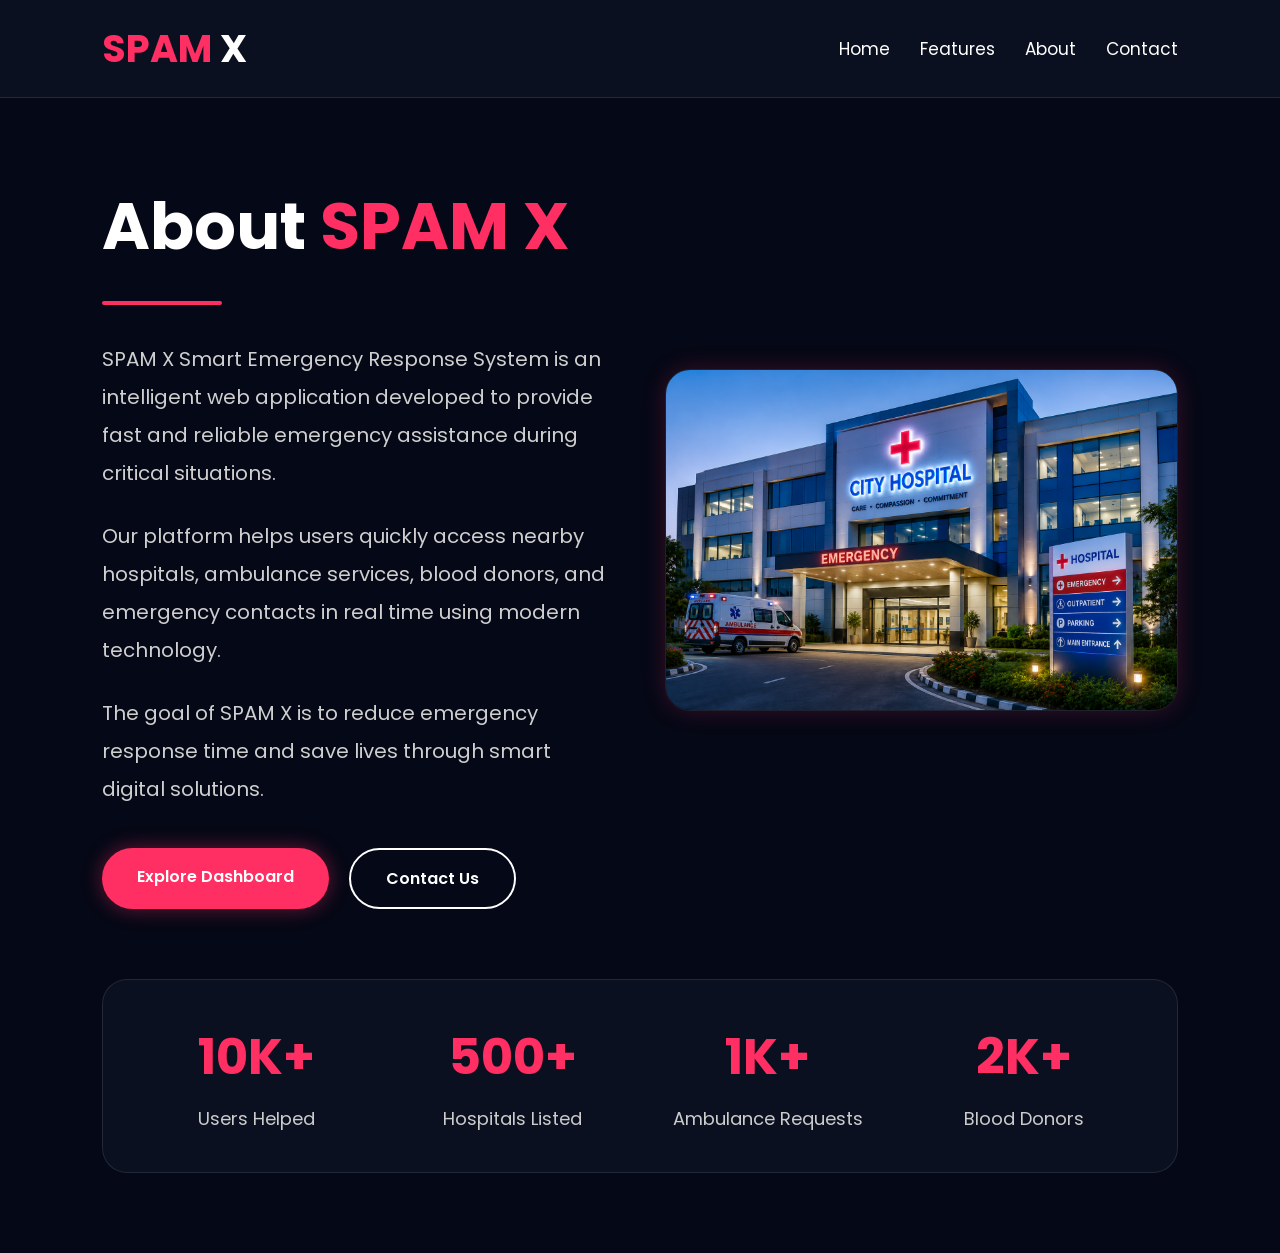
<file: frontend/about.html>
<!DOCTYPE html>
<html lang="en">
<head>

    <meta charset="UTF-8">
    <meta name="viewport" content="width=device-width, initial-scale=1.0">

    <title>About SPAM X</title>

    <!-- Google Font -->
    <link href="https://fonts.googleapis.com/css2?family=Poppins:wght@300;400;500;600;700&display=swap" rel="stylesheet">

    <style>

        *{
            margin:0;
            padding:0;
            box-sizing:border-box;
            font-family:'Poppins', sans-serif;
        }

        body{
            background:#050816;
            color:white;
        }

        /* Navbar */

        nav{
            width:100%;
            padding:20px 8%;
            display:flex;
            justify-content:space-between;
            align-items:center;
            background:#0b1020;
            border-bottom:1px solid rgba(255,255,255,0.1);
        }

        .logo{
            font-size:38px;
            font-weight:700;
            color:#ff2e63;
        }

        .logo span{
            color:white;
        }

        nav ul{
            display:flex;
            list-style:none;
            gap:30px;
        }

        nav ul li a{
            text-decoration:none;
            color:white;
            font-size:17px;
            transition:0.3s;
        }

        nav ul li a:hover{
            color:#ff2e63;
        }

        /* About Section */

        .about-section{
            padding:80px 8%;
        }

        .about-container{
            display:flex;
            justify-content:space-between;
            align-items:center;
            gap:50px;
            flex-wrap:wrap;
        }

        .about-text{
            flex:1;
        }

        .about-text h1{
            font-size:65px;
            margin-bottom:25px;
        }

        .about-text h1 span{
            color:#ff2e63;
        }

        .line{
            width:120px;
            height:4px;
            background:#ff2e63;
            margin-bottom:35px;
            border-radius:10px;
        }

        .about-text p{
            color:#cfcfcf;
            font-size:20px;
            line-height:38px;
            margin-bottom:25px;
        }

        /* Buttons */

        .buttons{
            margin-top:40px;
            display:flex;
            gap:20px;
            flex-wrap:wrap;
        }

        .btn{
            display:inline-block;
            padding:16px 35px;
            border-radius:50px;
            text-decoration:none;
            font-weight:600;
            transition:0.3s;
        }

        .dashboard-btn{
            background:#ff2e63;
            color:white;
            box-shadow:0 0 20px rgba(255,46,99,0.4);
        }

        .contact-btn{
            border:2px solid white;
            color:white;
        }

        .btn:hover{
            transform:translateY(-5px);
        }

        .dashboard-btn:hover{
            background:white;
            color:#ff2e63;
        }

        .contact-btn:hover{
            background:white;
            color:#050816;
        }

        /* Image */

        .about-image{
            flex:1;
            text-align:center;
        }

        .about-image img{
            width:100%;
            max-width:700px;
            border-radius:25px;
            border:1px solid rgba(255,255,255,0.1);
            box-shadow:0 0 25px rgba(255,46,99,0.2);
        }

        /* Stats Section */

        .stats{
            margin-top:70px;
            background:#0b1020;
            border:1px solid rgba(255,255,255,0.1);
            border-radius:25px;
            padding:40px;
            display:grid;
            grid-template-columns:repeat(auto-fit,minmax(220px,1fr));
            gap:30px;
            text-align:center;
        }

        .stat-box h2{
            font-size:50px;
            color:#ff2e63;
            margin-bottom:10px;
        }

        .stat-box p{
            color:#ccc;
            font-size:18px;
        }

        /* Responsive */

        @media(max-width:900px){

            .about-container{
                flex-direction:column;
                text-align:center;
            }

            .about-text h1{
                font-size:45px;
            }

            .line{
                margin:auto;
                margin-bottom:30px;
            }

            nav{
                flex-direction:column;
                gap:20px;
            }

        }

    </style>

</head>

<body>

    <!-- Navbar -->

    <nav>

        <div class="logo">
            SPAM <span>X</span>
        </div>

        <ul>

            <li><a href="index.html">Home</a></li>
            <li><a href="features.html">Features</a></li>
            <li><a href="about.html">About</a></li>
            <li><a href="contact.html">Contact</a></li>

        </ul>

    </nav>

    <!-- About Section -->

    <section class="about-section">

        <div class="about-container">

            <!-- Left Content -->

            <div class="about-text">

                <h1>
                    About <span>SPAM X</span>
                </h1>

                <div class="line"></div>

                <p>

                    SPAM X Smart Emergency Response System is an intelligent
                    web application developed to provide fast and reliable
                    emergency assistance during critical situations.

                </p>

                <p>

                    Our platform helps users quickly access nearby hospitals,
                    ambulance services, blood donors, and emergency contacts
                    in real time using modern technology.

                </p>

                <p>

                    The goal of SPAM X is to reduce emergency response time
                    and save lives through smart digital solutions.

                </p>

                <!-- Buttons -->

                <div class="buttons">

                    <a href="dashboard.html" class="btn dashboard-btn">
                        Explore Dashboard
                    </a>

                    <a href="contact.html" class="btn contact-btn">
                        Contact Us
                    </a>

                </div>

            </div>

            <!-- Right Image -->

            <div class="about-image">

               <img src=".\images\hospital.png" alt="hospital">
               

            </div>

        </div>

        <!-- Stats -->

        <div class="stats">

            <div class="stat-box">

                <h2>10K+</h2>

                <p>Users Helped</p>

            </div>

            <div class="stat-box">

                <h2>500+</h2>

                <p>Hospitals Listed</p>

            </div>

            <div class="stat-box">

                <h2>1K+</h2>

                <p>Ambulance Requests</p>

            </div>

            <div class="stat-box">

                <h2>2K+</h2>

                <p>Blood Donors</p>

            </div>

        </div>

    </section>

</body>
</html>
</file>
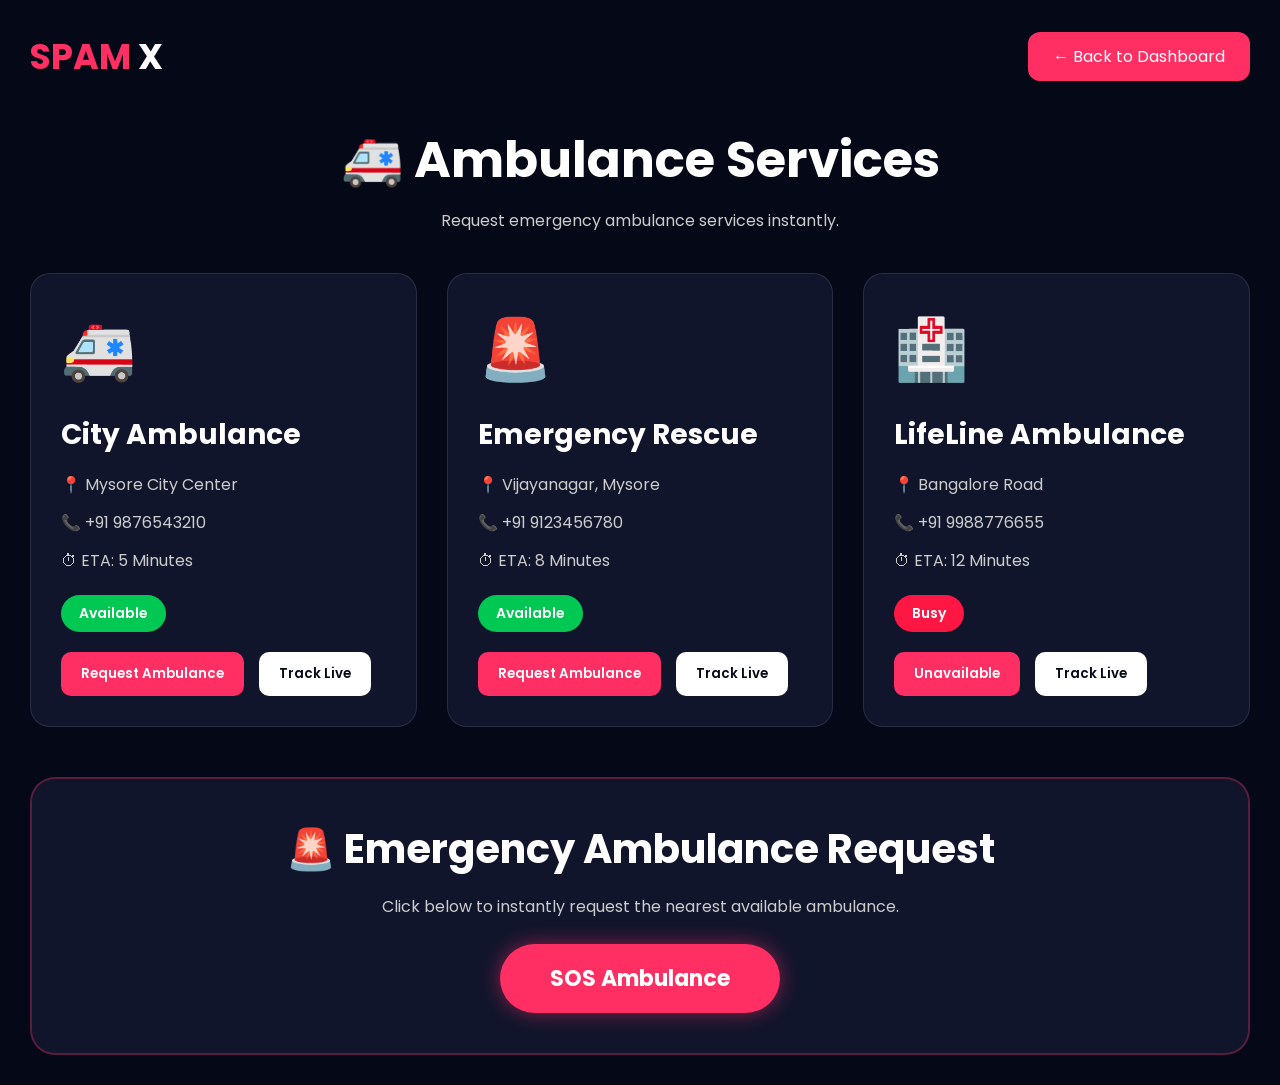
<file: frontend/ambulance.html>
<!DOCTYPE html>
<html lang="en">
<head>

    <meta charset="UTF-8">
    <meta name="viewport" content="width=device-width, initial-scale=1.0">

    <title>Ambulance Service - SPAM X</title>

    <!-- Google Font -->
    <link href="https://fonts.googleapis.com/css2?family=Poppins:wght@300;400;500;600;700&display=swap" rel="stylesheet">

    <style>

        *{
            margin:0;
            padding:0;
            box-sizing:border-box;
            font-family:'Poppins', sans-serif;
        }

        body{
            background:#050816;
            color:white;
            padding:30px;
        }

        /* Header */

        .header{
            display:flex;
            justify-content:space-between;
            align-items:center;
            margin-bottom:40px;
        }

        .logo{
            font-size:35px;
            font-weight:700;
            color:#ff2e63;
        }

        .logo span{
            color:white;
        }

        .back-btn{
            text-decoration:none;
            background:#ff2e63;
            color:white;
            padding:12px 25px;
            border-radius:12px;
            transition:0.3s;
        }

        .back-btn:hover{
            background:white;
            color:#ff2e63;
        }

        /* Title */

        .title{
            text-align:center;
            margin-bottom:40px;
        }

        .title h1{
            font-size:50px;
            margin-bottom:10px;
        }

        .title p{
            color:#ccc;
        }

        /* Ambulance Container */

        .ambulance-container{
            display:grid;
            grid-template-columns:repeat(auto-fit,minmax(320px,1fr));
            gap:30px;
        }

        .ambulance-card{
            background:#11152c;
            padding:30px;
            border-radius:20px;
            border:1px solid rgba(255,255,255,0.1);
            transition:0.3s;
        }

        .ambulance-card:hover{
            transform:translateY(-10px);
            border-color:#ff2e63;
            box-shadow:0 0 20px rgba(255,46,99,0.3);
        }

        .ambulance-icon{
            font-size:60px;
            margin-bottom:20px;
        }

        .ambulance-card h2{
            margin-bottom:15px;
            font-size:28px;
        }

        .ambulance-card p{
            color:#ccc;
            line-height:28px;
            margin-bottom:10px;
        }

        /* Status */

        .status{
            display:inline-block;
            padding:8px 18px;
            border-radius:20px;
            font-size:14px;
            font-weight:600;
            margin-top:10px;
        }

        .available{
            background:#00c853;
        }

        .busy{
            background:#ff1744;
        }

        /* Buttons */

        .btn-group{
            margin-top:20px;
            display:flex;
            gap:15px;
            flex-wrap:wrap;
        }

        .btn{
            text-decoration:none;
            padding:12px 20px;
            border-radius:10px;
            font-weight:600;
            transition:0.3s;
            border:none;
            cursor:pointer;
        }

        .request-btn{
            background:#ff2e63;
            color:white;
        }

        .track-btn{
            background:white;
            color:#050816;
        }

        .btn:hover{
            transform:scale(1.05);
        }

        /* Emergency Section */

        .emergency-box{
            margin-top:50px;
            background:#11152c;
            padding:40px;
            border-radius:25px;
            text-align:center;
            border:2px solid rgba(255,46,99,0.3);
        }

        .emergency-box h2{
            font-size:40px;
            margin-bottom:15px;
        }

        .emergency-box p{
            color:#ccc;
            margin-bottom:25px;
        }

        .emergency-btn{
            padding:18px 50px;
            border:none;
            border-radius:50px;
            background:#ff2e63;
            color:white;
            font-size:22px;
            font-weight:700;
            cursor:pointer;
            transition:0.3s;
            box-shadow:0 0 20px rgba(255,46,99,0.5);
            animation:pulse 1.5s infinite;
        }

        .emergency-btn:hover{
            background:white;
            color:#ff2e63;
        }

        @keyframes pulse{

            0%{
                transform:scale(1);
            }

            50%{
                transform:scale(1.05);
            }

            100%{
                transform:scale(1);
            }

        }

        /* Responsive */

        @media(max-width:700px){

            .title h1{
                font-size:35px;
            }

            .header{
                flex-direction:column;
                gap:20px;
            }

        }

    </style>

</head>

<body>

    <!-- Header -->

    <div class="header">

        <div class="logo">
            SPAM <span>X</span>
        </div>

        <a href="dashboard.html" class="back-btn">
            ← Back to Dashboard
        </a>

    </div>

    <!-- Title -->

    <div class="title">

        <h1>🚑 Ambulance Services</h1>

        <p>
            Request emergency ambulance services instantly.
        </p>

    </div>

    <!-- Ambulance Cards -->

    <div class="ambulance-container">

        <!-- Card 1 -->

        <div class="ambulance-card">

            <div class="ambulance-icon">🚑</div>

            <h2>City Ambulance</h2>

            <p>📍 Mysore City Center</p>

            <p>📞 +91 9876543210</p>

            <p>⏱ ETA: 5 Minutes</p>

            <span class="status available">
                Available
            </span>

            <div class="btn-group">

                <button class="btn request-btn" onclick="requestAmbulance()">
                    Request Ambulance
                </button>

                <button class="btn track-btn">
                    Track Live
                </button>

            </div>

        </div>

        <!-- Card 2 -->

        <div class="ambulance-card">

            <div class="ambulance-icon">🚨</div>

            <h2>Emergency Rescue</h2>

            <p>📍 Vijayanagar, Mysore</p>

            <p>📞 +91 9123456780</p>

            <p>⏱ ETA: 8 Minutes</p>

            <span class="status available">
                Available
            </span>

            <div class="btn-group">

                <button class="btn request-btn" onclick="requestAmbulance()">
                    Request Ambulance
                </button>

                <button class="btn track-btn">
                    Track Live
                </button>

            </div>

        </div>

        <!-- Card 3 -->

        <div class="ambulance-card">

            <div class="ambulance-icon">🏥</div>

            <h2>LifeLine Ambulance</h2>

            <p>📍 Bangalore Road</p>

            <p>📞 +91 9988776655</p>

            <p>⏱ ETA: 12 Minutes</p>

            <span class="status busy">
                Busy
            </span>

            <div class="btn-group">

                <button class="btn request-btn">
                    Unavailable
                </button>

                <button class="btn track-btn">
                    Track Live
                </button>

            </div>

        </div>

    </div>

    <!-- Emergency Section -->

    <div class="emergency-box">

        <h2>🚨 Emergency Ambulance Request</h2>

        <p>
            Click below to instantly request the nearest available ambulance.
        </p>

        <button class="emergency-btn" onclick="emergencyAlert()">
            SOS Ambulance
        </button>

    </div>

    <!-- JavaScript -->

    <script>

        function requestAmbulance(){

            alert("🚑 Ambulance Request Sent Successfully!");

        }

        function emergencyAlert(){

            alert("🚨 Emergency SOS Alert Activated!");

        }

    </script>

</body>
</html>
</file>
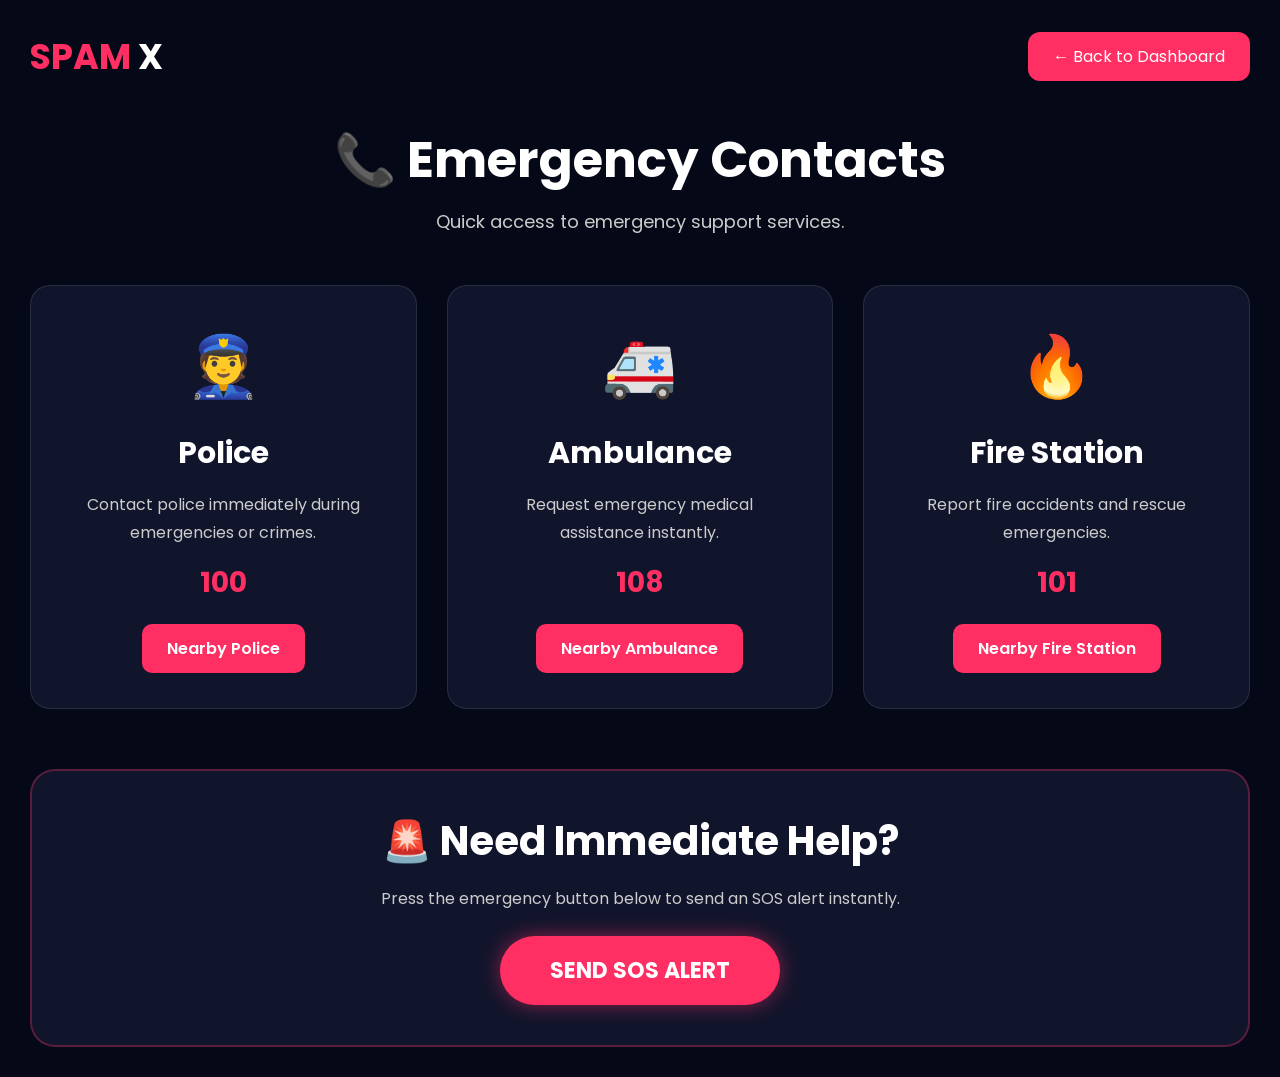
<file: frontend/contact.html>
<!DOCTYPE html>
<html lang="en">
<head>

    <meta charset="UTF-8">
    <meta name="viewport" content="width=device-width, initial-scale=1.0">

    <title>Emergency Contacts - SPAM X</title>

    <!-- Google Font -->
    <link href="https://fonts.googleapis.com/css2?family=Poppins:wght@300;400;500;600;700&display=swap" rel="stylesheet">

    <style>

        *{
            margin:0;
            padding:0;
            box-sizing:border-box;
            font-family:'Poppins', sans-serif;
        }

        body{
            background:#050816;
            color:white;
            padding:30px;
        }

        /* Header */

        .header{
            display:flex;
            justify-content:space-between;
            align-items:center;
            margin-bottom:40px;
        }

        .logo{
            font-size:35px;
            font-weight:700;
            color:#ff2e63;
        }

        .logo span{
            color:white;
        }

        .back-btn{
            text-decoration:none;
            background:#ff2e63;
            color:white;
            padding:12px 25px;
            border-radius:12px;
            transition:0.3s;
        }

        .back-btn:hover{
            background:white;
            color:#ff2e63;
        }

        /* Title */

        .title{
            text-align:center;
            margin-bottom:50px;
        }

        .title h1{
            font-size:50px;
            margin-bottom:10px;
        }

        .title p{
            color:#ccc;
            font-size:18px;
        }

        /* Contact Container */

        .contact-container{
            display:grid;
            grid-template-columns:repeat(auto-fit,minmax(300px,1fr));
            gap:30px;
        }

        .contact-card{
            background:#11152c;
            padding:35px;
            border-radius:20px;
            border:1px solid rgba(255,255,255,0.1);
            transition:0.3s;
            text-align:center;
        }

        .contact-card:hover{
            transform:translateY(-10px);
            border-color:#ff2e63;
            box-shadow:0 0 20px rgba(255,46,99,0.3);
        }

        .contact-icon{
            font-size:60px;
            margin-bottom:20px;
        }

        .contact-card h2{
            font-size:30px;
            margin-bottom:15px;
        }

        .contact-card p{
            color:#ccc;
            margin-bottom:10px;
            line-height:28px;
        }

        .number{
            font-size:28px;
            color:#ff2e63;
            font-weight:700;
            margin-top:15px;
        }

        /* Buttons */

        .btn{
            display:inline-block;
            margin-top:20px;
            padding:12px 25px;
            background:#ff2e63;
            color:white;
            text-decoration:none;
            border-radius:10px;
            font-weight:600;
            transition:0.3s;
        }

        .btn:hover{
            background:white;
            color:#ff2e63;
            transform:scale(1.05);
        }

        /* Emergency Help Box */

        .help-box{
            margin-top:60px;
            background:#11152c;
            padding:40px;
            border-radius:25px;
            text-align:center;
            border:2px solid rgba(255,46,99,0.3);
        }

        .help-box h2{
            font-size:40px;
            margin-bottom:15px;
        }

        .help-box p{
            color:#ccc;
            margin-bottom:25px;
        }

        .help-btn{
            padding:18px 50px;
            border:none;
            border-radius:50px;
            background:#ff2e63;
            color:white;
            font-size:22px;
            font-weight:700;
            cursor:pointer;
            transition:0.3s;
            box-shadow:0 0 20px rgba(255,46,99,0.5);
            animation:pulse 1.5s infinite;
        }

        .help-btn:hover{
            background:white;
            color:#ff2e63;
        }

        @keyframes pulse{

            0%{
                transform:scale(1);
            }

            50%{
                transform:scale(1.05);
            }

            100%{
                transform:scale(1);
            }

        }

        /* Responsive */

        @media(max-width:700px){

            .title h1{
                font-size:35px;
            }

            .header{
                flex-direction:column;
                gap:20px;
            }

        }

    </style>

</head>

<body>

    <!-- Header -->

    <div class="header">

        <div class="logo">
            SPAM <span>X</span>
        </div>

        <a href="dashboard.html" class="back-btn">
            ← Back to Dashboard
        </a>

    </div>

    <!-- Title -->

    <div class="title">

        <h1>📞 Emergency Contacts</h1>

        <p>
            Quick access to emergency support services.
        </p>

    </div>


    <!-- Contact Cards -->


    <div class="contact-container">

        <!-- Police -->

        <div class="contact-card">

            <div class="contact-icon">👮</div>

            <h2>Police</h2>

            <p>
                Contact police immediately during emergencies or crimes.
            </p>

            <div class="number">
                100
            </div>

            <a href="https://www.google.com/maps/search/nearby+police+station/" target="_blank" class="btn">

            Nearby Police

            </a>

        </div>

        <!-- Ambulance -->

        <div class="contact-card">

            <div class="contact-icon">🚑</div>

            <h2>Ambulance</h2>

            <p>
                Request emergency medical assistance instantly.
            </p>

            <div class="number">
                108
            </div>

            <a href="https://www.google.com/maps/search/nearby+ambulance+service/" target="_blank" class="btn">

             Nearby Ambulance

            </a>

        </div>

        <!-- Fire Station -->

        <div class="contact-card">

            <div class="contact-icon">🔥</div>

            <h2>Fire Station</h2>

            <p>
                Report fire accidents and rescue emergencies.
            </p>

            <div class="number">
                101
            </div>

            <a href="https://www.google.com/maps/search/nearby+fire+station/" target="_blank" class="btn">
                Nearby Fire Station
            </a>

        </div>

    </div>

    <!-- Emergency Help Box -->

    <div class="help-box">

        <h2>🚨 Need Immediate Help?</h2>

        <p>
            Press the emergency button below to send an SOS alert instantly.
        </p>

        <button class="help-btn" onclick="sendSOS()">
            SEND SOS ALERT
        </button>

    </div>

    <!-- JavaScript -->

    <script>

        function sendSOS(){

            alert("🚨 SOS Alert Sent Successfully!");

        }

    </script>

</body>
</html>
</file>
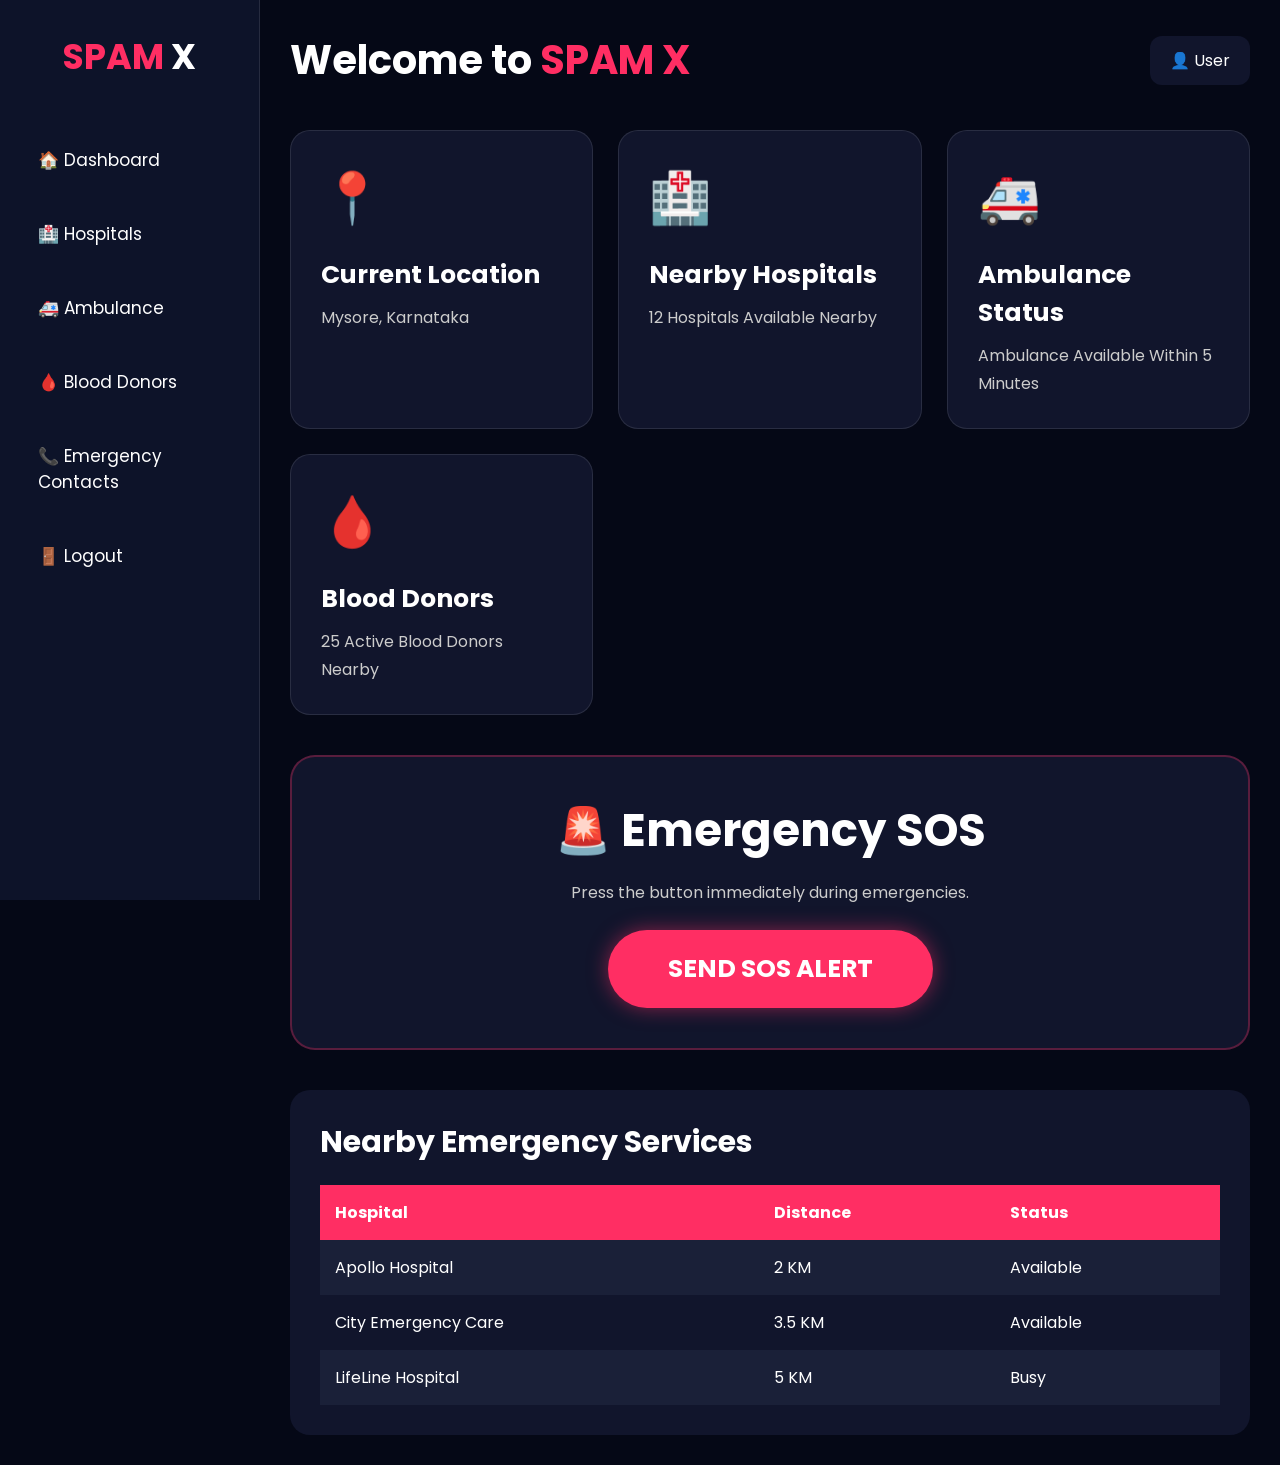
<file: frontend/dashboard.html>
<!DOCTYPE html>
<html lang="en">
<head>

    <meta charset="UTF-8">
    <meta name="viewport" content="width=device-width, initial-scale=1.0">

    <title>SPAM X Dashboard</title>

    <!-- Google Font -->
    <link href="https://fonts.googleapis.com/css2?family=Poppins:wght@300;400;500;600;700&display=swap" rel="stylesheet">

    <style>

        *{
            margin:0;
            padding:0;
            box-sizing:border-box;
            font-family:'Poppins', sans-serif;
        }

        body{
            background:#050816;
            color:white;
            display:flex;
        }

        /* Sidebar */

        .sidebar{
            width:260px;
            height:100vh;
            background:#0d1329;
            padding:30px 20px;
            position:fixed;
            left:0;
            top:0;
            border-right:1px solid rgba(255,255,255,0.1);
        }

        .logo{
            text-align:center;
            font-size:35px;
            font-weight:700;
            color:#ff2e63;
            margin-bottom:50px;
        }

        .logo span{
            color:white;
        }

        .menu{
            list-style:none;
        }

        .menu li{
            margin:20px 0;
        }

        .menu li a{
            text-decoration:none;
            color:white;
            padding:14px 18px;
            display:block;
            border-radius:12px;
            transition:0.3s;
            font-size:17px;
        }

        .menu li a:hover{
            background:#ff2e63;
        }

        /* Main Content */

        .main-content{
            margin-left:260px;
            width:100%;
            padding:30px;
        }

        .top-bar{
            display:flex;
            justify-content:space-between;
            align-items:center;
            margin-bottom:40px;
        }

        .top-bar h1{
            font-size:40px;
        }

        .top-bar span{
            color:#ff2e63;
        }

        .profile{
            background:#11152c;
            padding:12px 20px;
            border-radius:12px;
        }

        /* Cards */

        .card-container{
            display:grid;
            grid-template-columns:repeat(auto-fit,minmax(250px,1fr));
            gap:25px;
            margin-bottom:40px;
        }

        .card{
            background:#11152c;
            padding:30px;
            border-radius:20px;
            border:1px solid rgba(255,255,255,0.1);
            transition:0.3s;
        }

        .card:hover{
            transform:translateY(-8px);
            border-color:#ff2e63;
            box-shadow:0 0 20px rgba(255,46,99,0.3);
        }

        .card-icon{
            font-size:50px;
            margin-bottom:20px;
        }

        .card h2{
            margin-bottom:10px;
            font-size:25px;
        }

        .card p{
            color:#ccc;
            line-height:28px;
        }

        /* SOS Section */

        .sos-section{
            background:#11152c;
            padding:40px;
            border-radius:25px;
            text-align:center;
            border:2px solid rgba(255,46,99,0.3);
            margin-bottom:40px;
        }

        .sos-section h2{
            font-size:45px;
            margin-bottom:15px;
        }

        .sos-section p{
            color:#ccc;
            margin-bottom:25px;
        }

        .sos-btn{
            padding:20px 60px;
            border:none;
            border-radius:50px;
            background:#ff2e63;
            color:white;
            font-size:25px;
            font-weight:700;
            cursor:pointer;
            transition:0.3s;
            box-shadow:0 0 20px rgba(255,46,99,0.5);
            animation:pulse 1.5s infinite;
        }

        .sos-btn:hover{
            background:white;
            color:#ff2e63;
        }

        @keyframes pulse{

            0%{
                transform:scale(1);
            }

            50%{
                transform:scale(1.05);
            }

            100%{
                transform:scale(1);
            }

        }

        /* Table */

        .table-section{
            background:#11152c;
            padding:30px;
            border-radius:20px;
        }

        .table-section h2{
            margin-bottom:20px;
            font-size:30px;
        }

        table{
            width:100%;
            border-collapse:collapse;
        }

        table th,
        table td{
            padding:15px;
            text-align:left;
        }

        table th{
            background:#ff2e63;
        }

        table tr:nth-child(even){
            background:#1a2038;
        }

        /* Responsive */

        @media(max-width:900px){

            body{
                flex-direction:column;
            }

            .sidebar{
                width:100%;
                height:auto;
                position:relative;
            }

            .main-content{
                margin-left:0;
            }

        }

    </style>

</head>

<body>

    <!-- Sidebar -->

    <div class="sidebar">

        <div class="logo">
            SPAM <span>X</span>
        </div>

        <ul class="menu">

            <li><a href="dashboard.html">🏠 Dashboard</a></li>

            <li><a href="hospitals.html">🏥 Hospitals</a></li>

            <li><a href="ambulance.html">🚑 Ambulance</a></li>

            <li><a href="donors.html">🩸 Blood Donors</a></li>

            <li><a href="contact.html">📞 Emergency Contacts</a></li>

            <li><a href="login.html">🚪 Logout</a></li>

        </ul>

    </div>

    <!-- Main Content -->

    <div class="main-content">

        <!-- Top Bar -->

        <div class="top-bar">

            <h1>
                Welcome to <span>SPAM X</span>
            </h1>

            <div class="profile">
                👤 User
            </div>

        </div>

        <!-- Cards -->

        <div class="card-container">

            <div class="card">

                <div class="card-icon">📍</div>

                <h2>Current Location</h2>

                <p>
                    Mysore, Karnataka
                </p>

            </div>

            <div class="card">

                <div class="card-icon">🏥</div>

                <h2>Nearby Hospitals</h2>

                <p>
                    12 Hospitals Available Nearby
                </p>

            </div>

            <div class="card">

                <div class="card-icon">🚑</div>

                <h2>Ambulance Status</h2>

                <p>
                    Ambulance Available Within 5 Minutes
                </p>

            </div>

            <div class="card">

                <div class="card-icon">🩸</div>

                <h2>Blood Donors</h2>

                <p>
                    25 Active Blood Donors Nearby
                </p>

            </div>

        </div>

        <!-- SOS Section -->

        <div class="sos-section">

            <h2>🚨 Emergency SOS</h2>

            <p>
                Press the button immediately during emergencies.
            </p>

            <button class="sos-btn" onclick="sendSOS()">
                SEND SOS ALERT
            </button>

        </div>

        <!-- Emergency Table -->

        <div class="table-section">

            <h2>Nearby Emergency Services</h2>

            <table>

                <tr>
                    <th>Hospital</th>
                    <th>Distance</th>
                    <th>Status</th>
                </tr>

                <tr>
                    <td>Apollo Hospital</td>
                    <td>2 KM</td>
                    <td>Available</td>
                </tr>

                <tr>
                    <td>City Emergency Care</td>
                    <td>3.5 KM</td>
                    <td>Available</td>
                </tr>

                <tr>
                    <td>LifeLine Hospital</td>
                    <td>5 KM</td>
                    <td>Busy</td>
                </tr>

            </table>

        </div>

    </div>

    <!-- JavaScript -->

    <script>

        function sendSOS(){

            alert("🚨 SOS Alert Sent Successfully!");

        }

    </script>

</body>
</html>
</file>
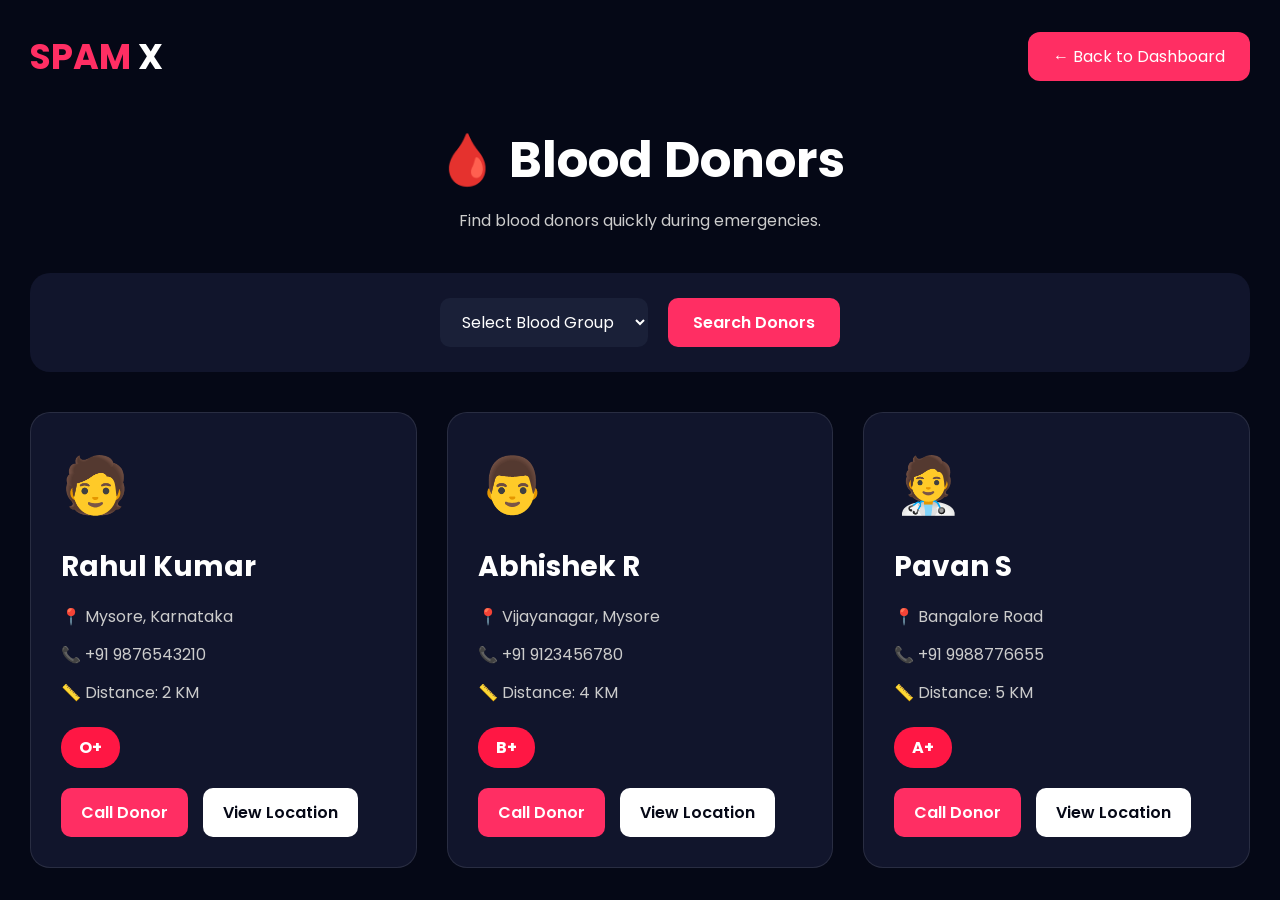
<file: frontend/donors.html>
<!DOCTYPE html>
<html lang="en">
<head>

    <meta charset="UTF-8">
    <meta name="viewport" content="width=device-width, initial-scale=1.0">

    <title>Blood Donors - SPAM X</title>

    <!-- Google Font -->
    <link href="https://fonts.googleapis.com/css2?family=Poppins:wght@300;400;500;600;700&display=swap" rel="stylesheet">

    <style>

        *{
            margin:0;
            padding:0;
            box-sizing:border-box;
            font-family:'Poppins', sans-serif;
        }

        body{
            background:#050816;
            color:white;
            padding:30px;
        }

        /* Header */

        .header{
            display:flex;
            justify-content:space-between;
            align-items:center;
            margin-bottom:40px;
        }

        .logo{
            font-size:35px;
            font-weight:700;
            color:#ff2e63;
        }

        .logo span{
            color:white;
        }

        .back-btn{
            text-decoration:none;
            background:#ff2e63;
            color:white;
            padding:12px 25px;
            border-radius:12px;
            transition:0.3s;
        }

        .back-btn:hover{
            background:white;
            color:#ff2e63;
        }

        /* Title */

        .title{
            text-align:center;
            margin-bottom:40px;
        }

        .title h1{
            font-size:50px;
            margin-bottom:10px;
        }

        .title p{
            color:#ccc;
        }

        /* Filter Section */

        .filter-box{
            background:#11152c;
            padding:25px;
            border-radius:20px;
            margin-bottom:40px;
            display:flex;
            justify-content:center;
            align-items:center;
            gap:20px;
            flex-wrap:wrap;
        }

        .filter-box select{

            padding:12px 18px;
            border:none;
            outline:none;
            border-radius:10px;
            background:#1a2038;
            color:white;
            font-size:16px;
        }

        .search-btn{
            padding:12px 25px;
            border:none;
            border-radius:10px;
            background:#ff2e63;
            color:white;
            font-size:16px;
            font-weight:600;
            cursor:pointer;
            transition:0.3s;
        }

        .search-btn:hover{
            background:white;
            color:#ff2e63;
        }

        /* Donor Cards */

        .donor-container{
            display:grid;
            grid-template-columns:repeat(auto-fit,minmax(300px,1fr));
            gap:30px;
        }

        .donor-card{
            background:#11152c;
            padding:30px;
            border-radius:20px;
            border:1px solid rgba(255,255,255,0.1);
            transition:0.3s;
        }

        .donor-card:hover{
            transform:translateY(-10px);
            border-color:#ff2e63;
            box-shadow:0 0 20px rgba(255,46,99,0.3);
        }

        .donor-icon{
            font-size:55px;
            margin-bottom:20px;
        }

        .donor-card h2{
            margin-bottom:15px;
            font-size:28px;
        }

        .donor-card p{
            color:#ccc;
            line-height:28px;
            margin-bottom:10px;
        }

        /* Blood Group Badge */

        .blood-group{
            display:inline-block;
            padding:8px 18px;
            border-radius:20px;
            background:#ff1744;
            color:white;
            font-weight:700;
            margin-top:10px;
        }

        /* Buttons */

        .btn-group{
            margin-top:20px;
            display:flex;
            gap:15px;
            flex-wrap:wrap;
        }

        .btn{
            text-decoration:none;
            padding:12px 20px;
            border-radius:10px;
            font-weight:600;
            transition:0.3s;
        }

        .call-btn{
            background:#ff2e63;
            color:white;
        }

        .location-btn{
            background:white;
            color:#050816;
        }

        .btn:hover{
            transform:scale(1.05);
        }

        /* Responsive */

        @media(max-width:700px){

            .title h1{
                font-size:35px;
            }

            .header{
                flex-direction:column;
                gap:20px;
            }

        }

    </style>

</head>

<body>

    <!-- Header -->

    <div class="header">

        <div class="logo">
            SPAM <span>X</span>
        </div>

        <a href="dashboard.html" class="back-btn">
            ← Back to Dashboard
        </a>

    </div>

    <!-- Title -->

    <div class="title">

        <h1>🩸 Blood Donors</h1>

        <p>
            Find blood donors quickly during emergencies.
        </p>

    </div>

    <!-- Filter Section -->

    <div class="filter-box">

        <select>
            <option>Select Blood Group</option>
            <option>A+</option>
            <option>A-</option>
            <option>B+</option>
            <option>B-</option>
            <option>AB+</option>
            <option>AB-</option>
            <option>O+</option>
            <option>O-</option>
        </select>

        <button class="search-btn">
            Search Donors
        </button>

    </div>

    <!-- Donor Cards -->

    <div class="donor-container">

        <!-- Donor 1 -->

        <div class="donor-card">

            <div class="donor-icon">🧑</div>

            <h2>Rahul Kumar</h2>

            <p>📍 Mysore, Karnataka</p>

            <p>📞 +91 9876543210</p>

            <p>📏 Distance: 2 KM</p>

            <span class="blood-group">
                O+
            </span>

            <div class="btn-group">

                <a href="#" class="btn call-btn">
                    Call Donor
                </a>

                <a href="#" class="btn location-btn">
                    View Location
                </a>

            </div>

        </div>

        <!-- Donor 2 -->

        <div class="donor-card">

            <div class="donor-icon">👨</div>

            <h2>Abhishek R</h2>

            <p>📍 Vijayanagar, Mysore</p>

            <p>📞 +91 9123456780</p>

            <p>📏 Distance: 4 KM</p>

            <span class="blood-group">
                B+
            </span>

            <div class="btn-group">

                <a href="#" class="btn call-btn">
                    Call Donor
                </a>

                <a href="#" class="btn location-btn">
                    View Location
                </a>

            </div>

        </div>

        <!-- Donor 3 -->

        <div class="donor-card">

            <div class="donor-icon">🧑‍⚕</div>

            <h2>Pavan S</h2>

            <p>📍 Bangalore Road</p>

            <p>📞 +91 9988776655</p>

            <p>📏 Distance: 5 KM</p>

            <span class="blood-group">
                A+
            </span>

            <div class="btn-group">

                <a href="#" class="btn call-btn">
                    Call Donor
                </a>

                <a href="#" class="btn location-btn">
                    View Location
                </a>

            </div>

        </div>

    </div>

</body>
</html>
</file>
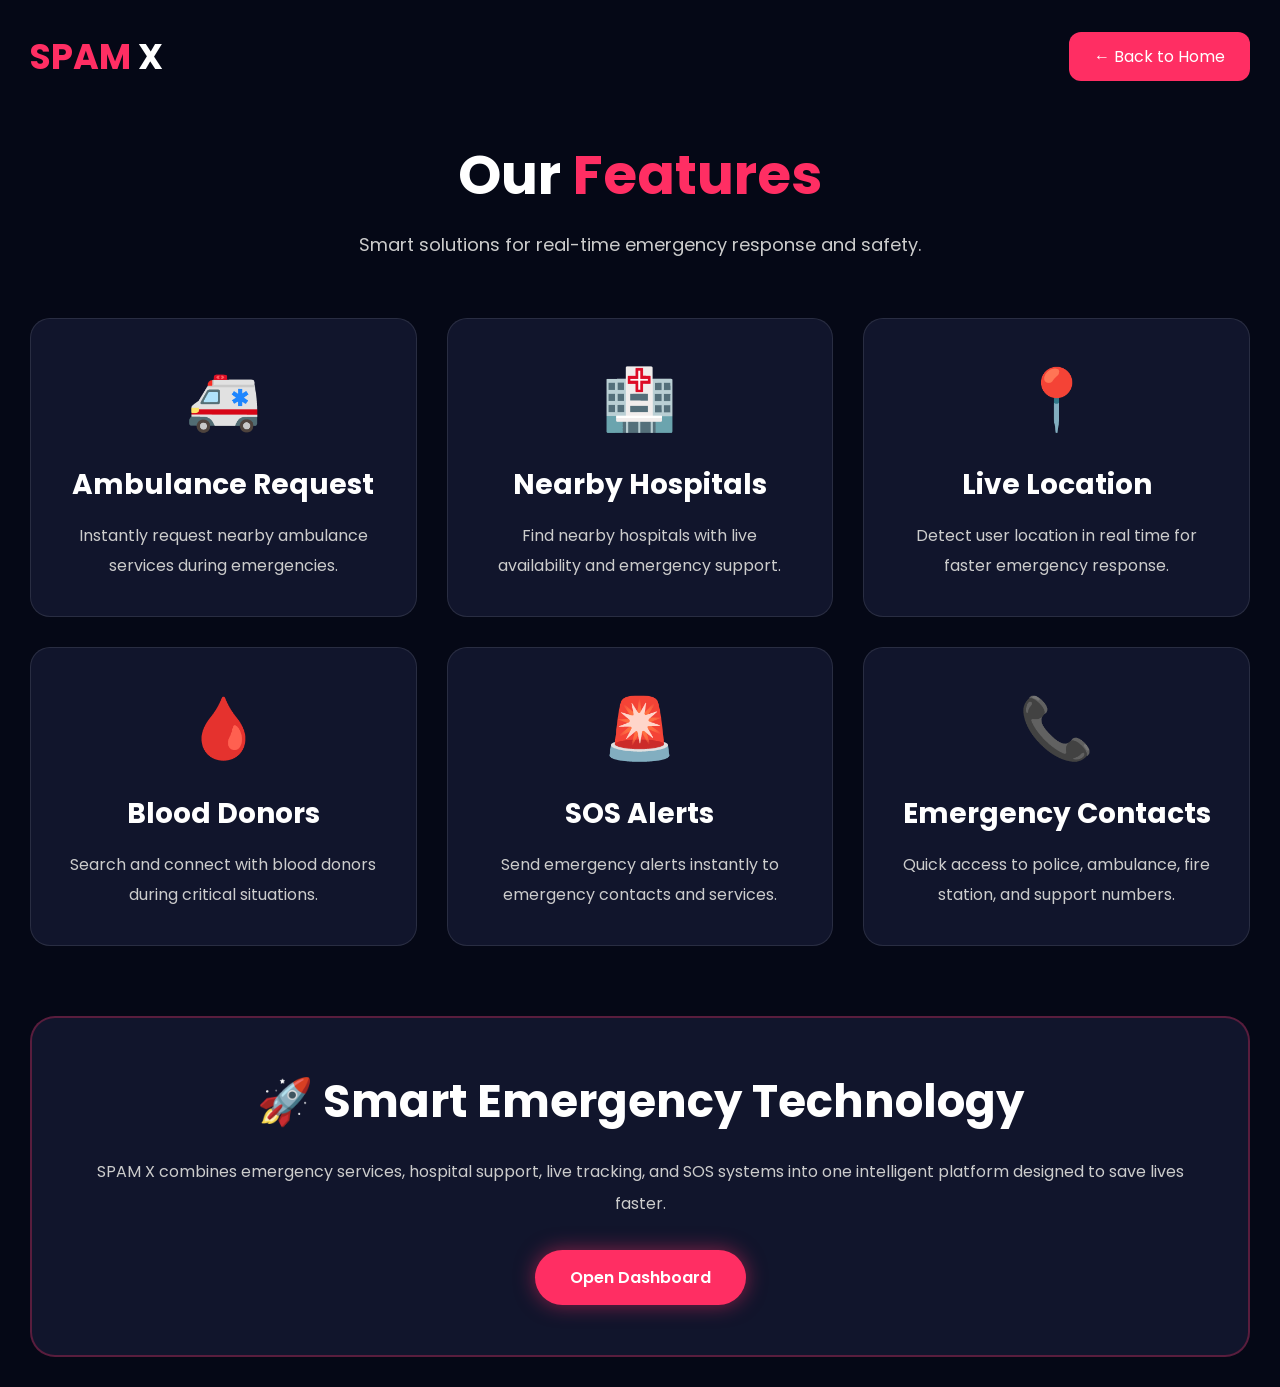
<file: frontend/features.html>
<!DOCTYPE html>
<html lang="en">
<head>

    <meta charset="UTF-8">
    <meta name="viewport" content="width=device-width, initial-scale=1.0">

    <title>Features - SPAM X</title>

    <!-- Google Font -->
    <link href="https://fonts.googleapis.com/css2?family=Poppins:wght@300;400;500;600;700&display=swap" rel="stylesheet">

    <style>

        *{
            margin:0;
            padding:0;
            box-sizing:border-box;
            font-family:'Poppins', sans-serif;
        }

        body{
            background:#050816;
            color:white;
            padding:30px;
        }

        /* Header */

        .header{
            display:flex;
            justify-content:space-between;
            align-items:center;
            margin-bottom:50px;
        }

        .logo{
            font-size:35px;
            font-weight:700;
            color:#ff2e63;
        }

        .logo span{
            color:white;
        }

        .back-btn{
            text-decoration:none;
            background:#ff2e63;
            color:white;
            padding:12px 25px;
            border-radius:12px;
            transition:0.3s;
        }

        .back-btn:hover{
            background:white;
            color:#ff2e63;
        }

        /* Title */

        .title{
            text-align:center;
            margin-bottom:60px;
        }

        .title h1{
            font-size:55px;
            margin-bottom:15px;
        }

        .title h1 span{
            color:#ff2e63;
        }

        .title p{
            color:#ccc;
            font-size:18px;
        }

        /* Features Container */

        .features-container{
            display:grid;
            grid-template-columns:repeat(auto-fit,minmax(300px,1fr));
            gap:30px;
        }

        .feature-card{
            background:#11152c;
            padding:35px;
            border-radius:20px;
            border:1px solid rgba(255,255,255,0.1);
            transition:0.3s;
            text-align:center;
        }

        .feature-card:hover{
            transform:translateY(-10px);
            border-color:#ff2e63;
            box-shadow:0 0 20px rgba(255,46,99,0.3);
        }

        .feature-icon{
            font-size:60px;
            margin-bottom:20px;
        }

        .feature-card h2{
            font-size:28px;
            margin-bottom:15px;
        }

        .feature-card p{
            color:#ccc;
            line-height:30px;
        }

        /* Extra Section */

        .extra-section{
            margin-top:70px;
            background:#11152c;
            padding:50px;
            border-radius:25px;
            text-align:center;
            border:2px solid rgba(255,46,99,0.3);
        }

        .extra-section h2{
            font-size:45px;
            margin-bottom:20px;
        }

        .extra-section p{
            color:#ccc;
            line-height:32px;
            margin-bottom:30px;
        }

        .extra-btn{
            display:inline-block;
            padding:15px 35px;
            background:#ff2e63;
            color:white;
            text-decoration:none;
            border-radius:50px;
            font-weight:600;
            transition:0.3s;
            box-shadow:0 0 20px rgba(255,46,99,0.5);
        }

        .extra-btn:hover{
            background:white;
            color:#ff2e63;
            transform:translateY(-5px);
        }

        /* Responsive */

        @media(max-width:700px){

            .header{
                flex-direction:column;
                gap:20px;
            }

            .title h1{
                font-size:40px;
            }

        }

    </style>

</head>

<body>

    <!-- Header -->

    <div class="header">

        <div class="logo">
            SPAM <span>X</span>
        </div>

        <a href="/" class="back-btn">
            ← Back to Home
        </a>

    </div>

    <!-- Title -->

    <div class="title">

        <h1>
            Our <span>Features</span>
        </h1>

        <p>
            Smart solutions for real-time emergency response and safety.
        </p>

    </div>

    <!-- Features -->

    <div class="features-container">

        <!-- Feature 1 -->

        <div class="feature-card">

            <div class="feature-icon">🚑</div>

            <h2>Ambulance Request</h2>

            <p>
                Instantly request nearby ambulance services during emergencies.
            </p>

        </div>

        <!-- Feature 2 -->

        <div class="feature-card">

            <div class="feature-icon">🏥</div>

            <h2>Nearby Hospitals</h2>

            <p>
                Find nearby hospitals with live availability and emergency support.
            </p>

        </div>

        <!-- Feature 3 -->

        <div class="feature-card">

            <div class="feature-icon">📍</div>

            <h2>Live Location</h2>

            <p>
                Detect user location in real time for faster emergency response.
            </p>

        </div>

        <!-- Feature 4 -->

        <div class="feature-card">

            <div class="feature-icon">🩸</div>

            <h2>Blood Donors</h2>

            <p>
                Search and connect with blood donors during critical situations.
            </p>

        </div>

        <!-- Feature 5 -->

        <div class="feature-card">

            <div class="feature-icon">🚨</div>

            <h2>SOS Alerts</h2>

            <p>
                Send emergency alerts instantly to emergency contacts and services.
            </p>

        </div>

        <!-- Feature 6 -->

        <div class="feature-card">

            <div class="feature-icon">📞</div>

            <h2>Emergency Contacts</h2>

            <p>
                Quick access to police, ambulance, fire station, and support numbers.
            </p>

        </div>

    </div>

    <!-- Extra Section -->

    <div class="extra-section">

        <h2>🚀 Smart Emergency Technology</h2>

        <p>

            SPAM X combines emergency services, hospital support,
            live tracking, and SOS systems into one intelligent platform
            designed to save lives faster.

        </p>

        <a href="dashboard.html" class="extra-btn">
            Open Dashboard
        </a>

    </div>

</body>
</html>
</file>
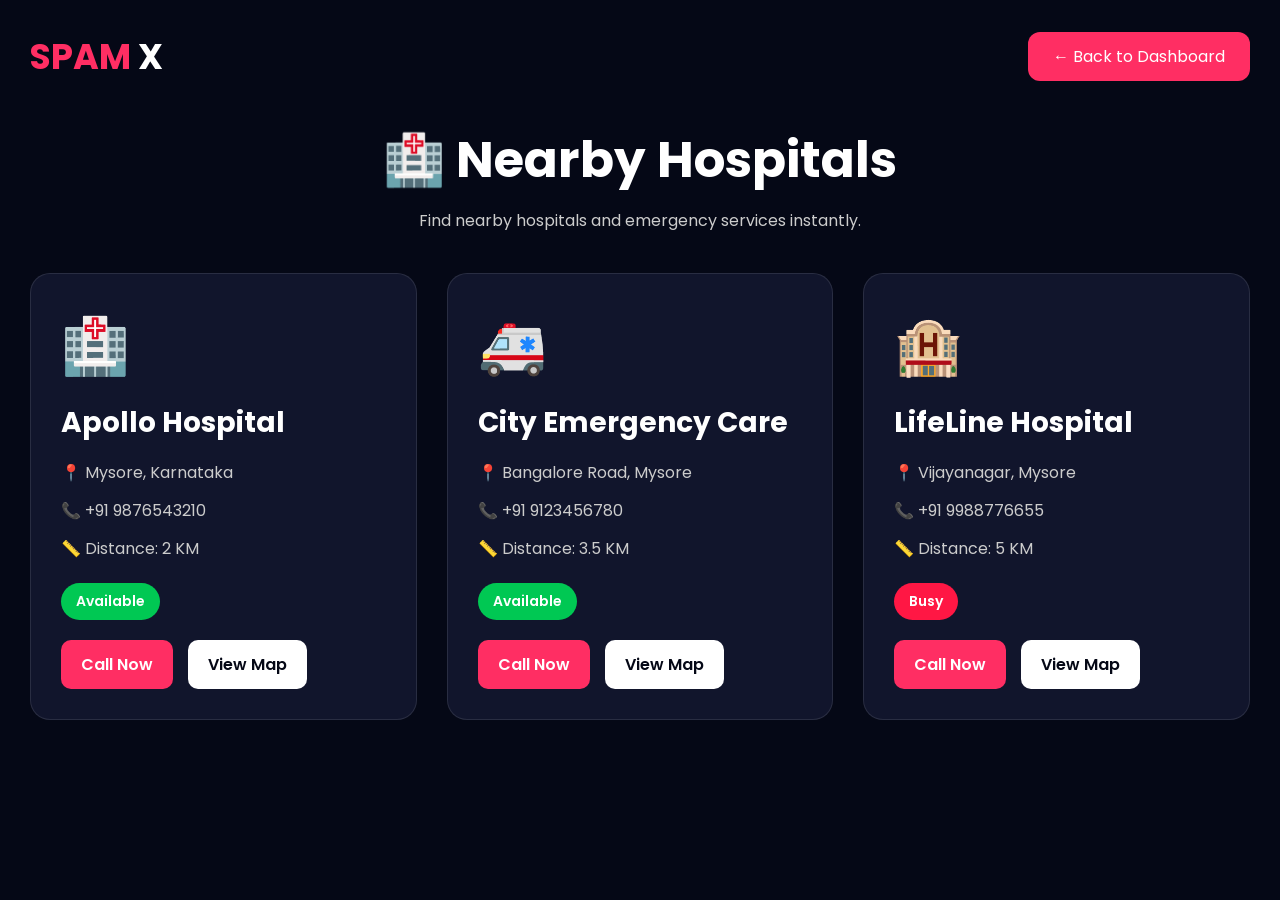
<file: frontend/hospitals.html>
<!DOCTYPE html>
<html lang="en">
<head>

    <meta charset="UTF-8">
    <meta name="viewport" content="width=device-width, initial-scale=1.0">

    <title>Nearby Hospitals - SPAM X</title>

    <!-- Google Font -->
    <link href="https://fonts.googleapis.com/css2?family=Poppins:wght@300;400;500;600;700&display=swap" rel="stylesheet">

    <style>

        *{
            margin:0;
            padding:0;
            box-sizing:border-box;
            font-family:'Poppins', sans-serif;
        }

        body{
            background:#050816;
            color:white;
            padding:30px;
        }

        /* Header */

        .header{
            display:flex;
            justify-content:space-between;
            align-items:center;
            margin-bottom:40px;
        }

        .logo{
            font-size:35px;
            font-weight:700;
            color:#ff2e63;
        }

        .logo span{
            color:white;
        }

        .back-btn{
            text-decoration:none;
            background:#ff2e63;
            color:white;
            padding:12px 25px;
            border-radius:12px;
            transition:0.3s;
        }

        .back-btn:hover{
            background:white;
            color:#ff2e63;
        }

        /* Title */

        .title{
            text-align:center;
            margin-bottom:40px;
        }

        .title h1{
            font-size:50px;
            margin-bottom:10px;
        }

        .title p{
            color:#ccc;
        }

        /* Hospital Cards */

        .hospital-container{
            display:grid;
            grid-template-columns:repeat(auto-fit,minmax(300px,1fr));
            gap:30px;
        }

        .hospital-card{
            background:#11152c;
            padding:30px;
            border-radius:20px;
            border:1px solid rgba(255,255,255,0.1);
            transition:0.3s;
        }

        .hospital-card:hover{
            transform:translateY(-10px);
            border-color:#ff2e63;
            box-shadow:0 0 20px rgba(255,46,99,0.3);
        }

        .hospital-icon{
            font-size:55px;
            margin-bottom:15px;
        }

        .hospital-card h2{
            margin-bottom:15px;
            font-size:28px;
        }

        .hospital-card p{
            color:#ccc;
            line-height:28px;
            margin-bottom:10px;
        }

        /* Status */

        .status{
            display:inline-block;
            padding:8px 15px;
            border-radius:20px;
            font-size:14px;
            font-weight:600;
            margin-top:10px;
        }

        .available{
            background:#00c853;
        }

        .busy{
            background:#ff1744;
        }

        /* Buttons */

        .btn-group{
            margin-top:20px;
            display:flex;
            gap:15px;
        }

        .btn{
            text-decoration:none;
            padding:12px 20px;
            border-radius:10px;
            font-weight:600;
            transition:0.3s;
        }

        .call-btn{
            background:#ff2e63;
            color:white;
        }

        .map-btn{
            background:white;
            color:#050816;
        }

        .btn:hover{
            transform:scale(1.05);
        }

        /* Responsive */

        @media(max-width:700px){

            .title h1{
                font-size:35px;
            }

            .header{
                flex-direction:column;
                gap:20px;
            }

        }

    </style>

</head>

<body>

    <!-- Header -->

    <div class="header">

        <div class="logo">
            SPAM <span>X</span>
        </div>

        <a href="dashboard.html" class="back-btn">
            ← Back to Dashboard
        </a>

    </div>

    <!-- Title -->

    <div class="title">

        <h1>🏥 Nearby Hospitals</h1>

        <p>
            Find nearby hospitals and emergency services instantly.
        </p>

    </div>

    <!-- Hospital Cards -->

    <div class="hospital-container">

        <!-- Hospital 1 -->

        <div class="hospital-card">

            <div class="hospital-icon">🏥</div>

            <h2>Apollo Hospital</h2>

            <p>📍 Mysore, Karnataka</p>

            <p>📞 +91 9876543210</p>

            <p>📏 Distance: 2 KM</p>

            <span class="status available">
                Available
            </span>

            <div class="btn-group">

                <a href="#" class="btn call-btn">
                    Call Now
                </a>

                <a href="#" class="btn map-btn">
                    View Map
                </a>

            </div>

        </div>

        <!-- Hospital 2 -->

        <div class="hospital-card">

            <div class="hospital-icon">🚑</div>

            <h2>City Emergency Care</h2>

            <p>📍 Bangalore Road, Mysore</p>

            <p>📞 +91 9123456780</p>

            <p>📏 Distance: 3.5 KM</p>

            <span class="status available">
                Available
            </span>

            <div class="btn-group">

                <a href="#" class="btn call-btn">
                    Call Now
                </a>

                <a href="#" class="btn map-btn">
                    View Map
                </a>

            </div>

        </div>

        <!-- Hospital 3 -->

        <div class="hospital-card">

            <div class="hospital-icon">🏨</div>

            <h2>LifeLine Hospital</h2>

            <p>📍 Vijayanagar, Mysore</p>

            <p>📞 +91 9988776655</p>

            <p>📏 Distance: 5 KM</p>

            <span class="status busy">
                Busy
            </span>

            <div class="btn-group">

                <a href="#" class="btn call-btn">
                    Call Now
                </a>

                <a href="#" class="btn map-btn">
                    View Map
                </a>

            </div>

        </div>

    </div>

</body>
</html>
</file>
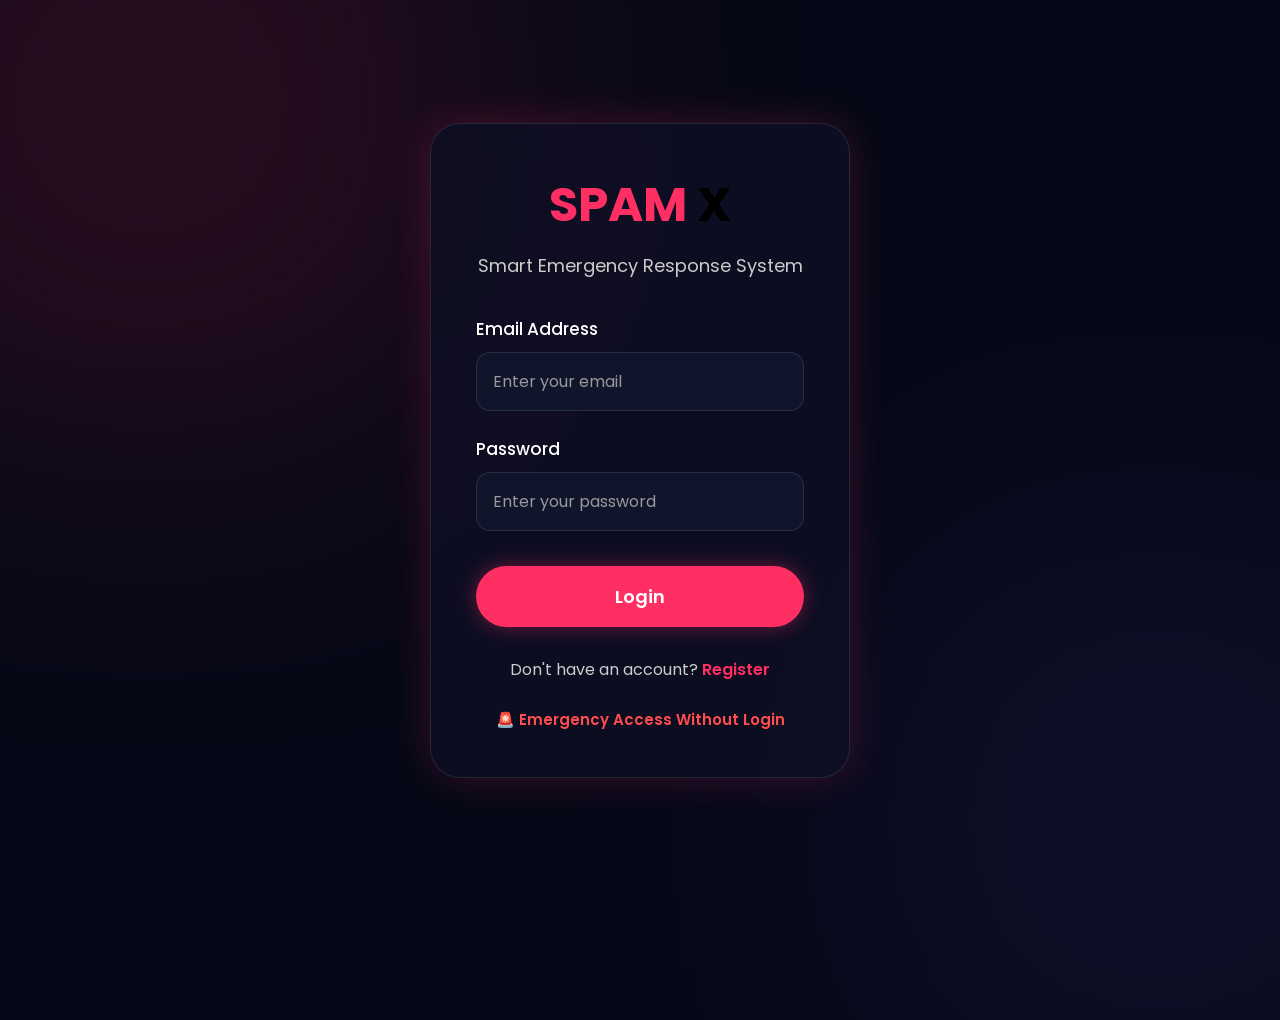
<file: frontend/login.html>
<!DOCTYPE html>
<html lang="en">

<head>

    <meta charset="UTF-8">

    <meta name="viewport"
          content="width=device-width, initial-scale=1.0">

    <title>SPAM X Login</title>

    <!-- Google Font -->

    <link href="https://fonts.googleapis.com/css2?family=Poppins:wght@300;400;500;600;700&display=swap"
          rel="stylesheet">

    <style>

        *{
            margin:0;
            padding:0;
            box-sizing:border-box;
            font-family:'Poppins', sans-serif;
        }

        body{

            height:100vh;
            display:flex;
            justify-content:center;
            align-items:center;

            background:#050816;

            overflow:hidden;
        }

        /* Background Glow */

        body::before{

            content:'';

            position:absolute;

            width:500px;
            height:500px;

            background:#ff2e63;

            filter:blur(180px);

            opacity:0.25;

            top:-150px;
            left:-100px;
        }

        body::after{

            content:'';

            position:absolute;

            width:400px;
            height:400px;

            background:#7f5af0;

            filter:blur(180px);

            opacity:0.2;

            bottom:-120px;
            right:-80px;
        }

        /* Login Card */

        .login-container{

            width:420px;

            background:rgba(15,15,35,0.9);

            padding:45px;

            border-radius:30px;

            border:1px solid rgba(255,255,255,0.1);

            backdrop-filter:blur(12px);

            box-shadow:0 0 40px rgba(255,46,99,0.2);

            position:relative;

            z-index:10;
        }

        .logo{

            text-align:center;

            font-size:48px;

            font-weight:700;

            margin-bottom:10px;
        }

        .logo span{

            color:#ff2e63;
        }

        .sub-title{

            text-align:center;

            color:#ccc;

            margin-bottom:35px;

            line-height:30px;

            font-size:18px;
        }

        /* Form */

        .form-group{

            margin-bottom:25px;
        }

        label{

            display:block;

            margin-bottom:10px;

            font-size:17px;

            color:white;

            font-weight:500;
        }

        input{

            width:100%;

            padding:16px;

            border:none;

            outline:none;

            border-radius:14px;

            background:#11152c;

            color:white;

            font-size:16px;

            border:1px solid rgba(255,255,255,0.1);

            transition:0.3s;
        }

        input:focus{

            border-color:#ff2e63;

            box-shadow:0 0 10px rgba(255,46,99,0.3);
        }

        input::placeholder{

            color:#999;
        }

        /* Button */

        .login-btn{

            width:100%;

            padding:17px;

            border:none;

            border-radius:50px;

            background:#ff2e63;

            color:white;

            font-size:18px;

            font-weight:600;

            cursor:pointer;

            transition:0.3s;

            margin-top:10px;

            box-shadow:0 0 20px rgba(255,46,99,0.4);
        }

        .login-btn:hover{

            transform:translateY(-5px);

            background:white;

            color:#ff2e63;
        }

        /* Bottom Text */

        .bottom-text{

            margin-top:30px;

            text-align:center;

            color:#ccc;

            font-size:16px;
        }

        .bottom-text a{

            color:#ff2e63;

            text-decoration:none;

            font-weight:600;
        }

        .bottom-text a:hover{

            text-decoration:underline;
        }

        /* Emergency Access */

        .emergency-link{

            text-align:center;

            margin-top:25px;
        }

        .emergency-link a{

            color:#ff4d4d;

            text-decoration:none;

            font-weight:600;

            font-size:15px;
        }

        .emergency-link a:hover{

            text-decoration:underline;
        }

    </style>

</head>

<body>

    <!-- Login Box -->

    <div class="login-container">

        <!-- Logo -->

        <div class="logo">

            <span>SPAM</span> X

        </div>

        <!-- Subtitle -->

        <div class="sub-title">

            Smart Emergency Response System

        </div>

        <!-- Login Form -->

        <form onsubmit="loginUser(event)">

            <!-- Email -->

            <div class="form-group">

                <label>Email Address</label>

                <input type="email"
                       placeholder="Enter your email"
                       required>

            </div>

            <!-- Password -->

            <div class="form-group">

                <label>Password</label>

                <input type="password"
                       placeholder="Enter your password"
                       required>

            </div>

            <!-- Login Button -->

            <button type="submit"
                    class="login-btn">

                Login

            </button>

        </form>

        <!-- Register -->

        <div class="bottom-text">

            Don't have an account?

            <a href="register.html">

                Register

            </a>

        </div>

        <!-- Emergency Access -->

        <div class="emergency-link">

            <a href="contact.html">

                🚨 Emergency Access Without Login

            </a>

        </div>

    </div>

    <!-- JavaScript -->

    <script>

        function loginUser(event){

            event.preventDefault();

            alert("✅ Login Successful!");

            window.location.href = "dashboard.html";

        }

    </script>

</body>

</html>
</file>
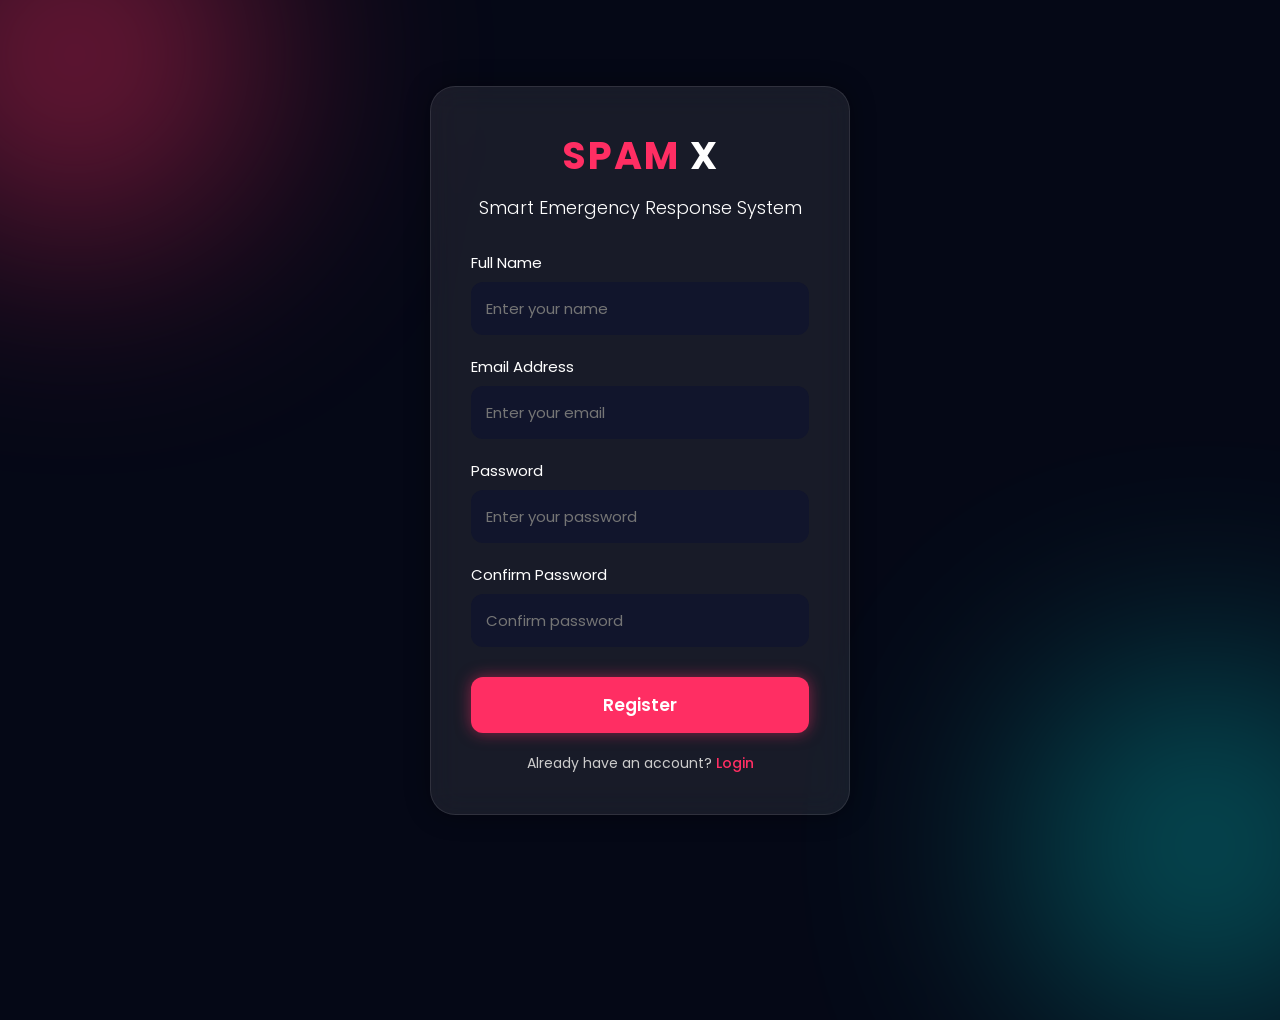
<file: frontend/register.html>
<!DOCTYPE html>
<html lang="en">
<head>

    <meta charset="UTF-8">
    <meta name="viewport" content="width=device-width, initial-scale=1.0">

    <title>SPAM X Register</title>

    <!-- Google Font -->
    <link href="https://fonts.googleapis.com/css2?family=Poppins:wght@300;400;500;600;700&display=swap" rel="stylesheet">

    <style>

        *{
            margin:0;
            padding:0;
            box-sizing:border-box;
            font-family:'Poppins', sans-serif;
        }

        body{
            height:100vh;
            display:flex;
            justify-content:center;
            align-items:center;
            background:#050816;
            overflow:hidden;
            position:relative;
        }

        /* Background Glow */

        body::before{
            content:'';
            position:absolute;
            width:350px;
            height:350px;
            background:#ff2e63;
            border-radius:50%;
            top:-120px;
            left:-100px;
            filter:blur(120px);
            opacity:0.5;
        }

        body::after{
            content:'';
            position:absolute;
            width:350px;
            height:350px;
            background:#08d9d6;
            border-radius:50%;
            bottom:-120px;
            right:-100px;
            filter:blur(120px);
            opacity:0.4;
        }

        /* Register Container */

        .register-container{
            width:420px;
            background:rgba(255,255,255,0.08);
            border:1px solid rgba(255,255,255,0.1);
            backdrop-filter:blur(15px);
            padding:40px;
            border-radius:25px;
            position:relative;
            z-index:10;
            box-shadow:0 0 25px rgba(0,0,0,0.4);
        }

        .logo{
            text-align:center;
            font-size:38px;
            font-weight:700;
            color:#ff2e63;
            margin-bottom:10px;
            letter-spacing:2px;
        }

        .logo span{
            color:white;
        }

        .title{
            text-align:center;
            color:white;
            margin-bottom:30px;
            font-size:18px;
            font-weight:300;
        }

        /* Input Box */

        .input-box{
            margin-bottom:20px;
        }

        .input-box label{
            color:white;
            display:block;
            margin-bottom:8px;
            font-size:15px;
        }

        .input-box input{
            width:100%;
            padding:14px;
            border:none;
            outline:none;
            border-radius:12px;
            background:#11152c;
            color:white;
            font-size:15px;
            border:1px solid transparent;
            transition:0.3s;
        }

        .input-box input:focus{
            border-color:#ff2e63;
            box-shadow:0 0 10px rgba(255,46,99,0.5);
        }

        /* Register Button */

        .btn{
            width:100%;
            padding:15px;
            border:none;
            outline:none;
            background:#ff2e63;
            color:white;
            font-size:17px;
            font-weight:600;
            border-radius:12px;
            cursor:pointer;
            transition:0.3s;
            margin-top:10px;
            box-shadow:0 0 15px rgba(255,46,99,0.5);
        }

        .btn:hover{
            transform:translateY(-3px);
            background:white;
            color:#ff2e63;
        }

        /* Extra */

        .extra{
            margin-top:20px;
            text-align:center;
            color:#ccc;
            font-size:14px;
        }

        .extra a{
            color:#ff2e63;
            text-decoration:none;
            font-weight:500;
        }

        .extra a:hover{
            text-decoration:underline;
        }

        /* Responsive */

        @media(max-width:500px){

            .register-container{
                width:90%;
                padding:30px;
            }

        }

    </style>

</head>

<body>

    <!-- Register Box -->

    <div class="register-container">

        <div class="logo">
            SPAM <span>X</span>
        </div>

        <div class="title">
            Smart Emergency Response System
        </div>

        <form onsubmit="registerUser(event)">

            <div class="input-box">
                <label>Full Name</label>
                <input type="text" id="name" placeholder="Enter your name" required>
            </div>

            <div class="input-box">
                <label>Email Address</label>
                <input type="email" id="email" placeholder="Enter your email" required>
            </div>

            <div class="input-box">
                <label>Password</label>
                <input type="password" id="password" placeholder="Enter your password" required>
            </div>

            <div class="input-box">
                <label>Confirm Password</label>
                <input type="password" id="confirmPassword" placeholder="Confirm password" required>
            </div>

            <button type="submit" class="btn">
                Register
            </button>

        </form>

        <div class="extra">
            Already have an account?
            <a href="login.html">Login</a>
        </div>

    </div>

    <!-- JavaScript -->

    <script>

        function registerUser(event){

            event.preventDefault();

            let password = document.getElementById("password").value;
            let confirmPassword = document.getElementById("confirmPassword").value;

            if(password !== confirmPassword){

                alert("❌ Passwords do not match!");
                return;

            }

            alert("✅ Registration Successful!");

            window.location.href = "login.html";

        }

    </script>

</body>
</html>
</file>
